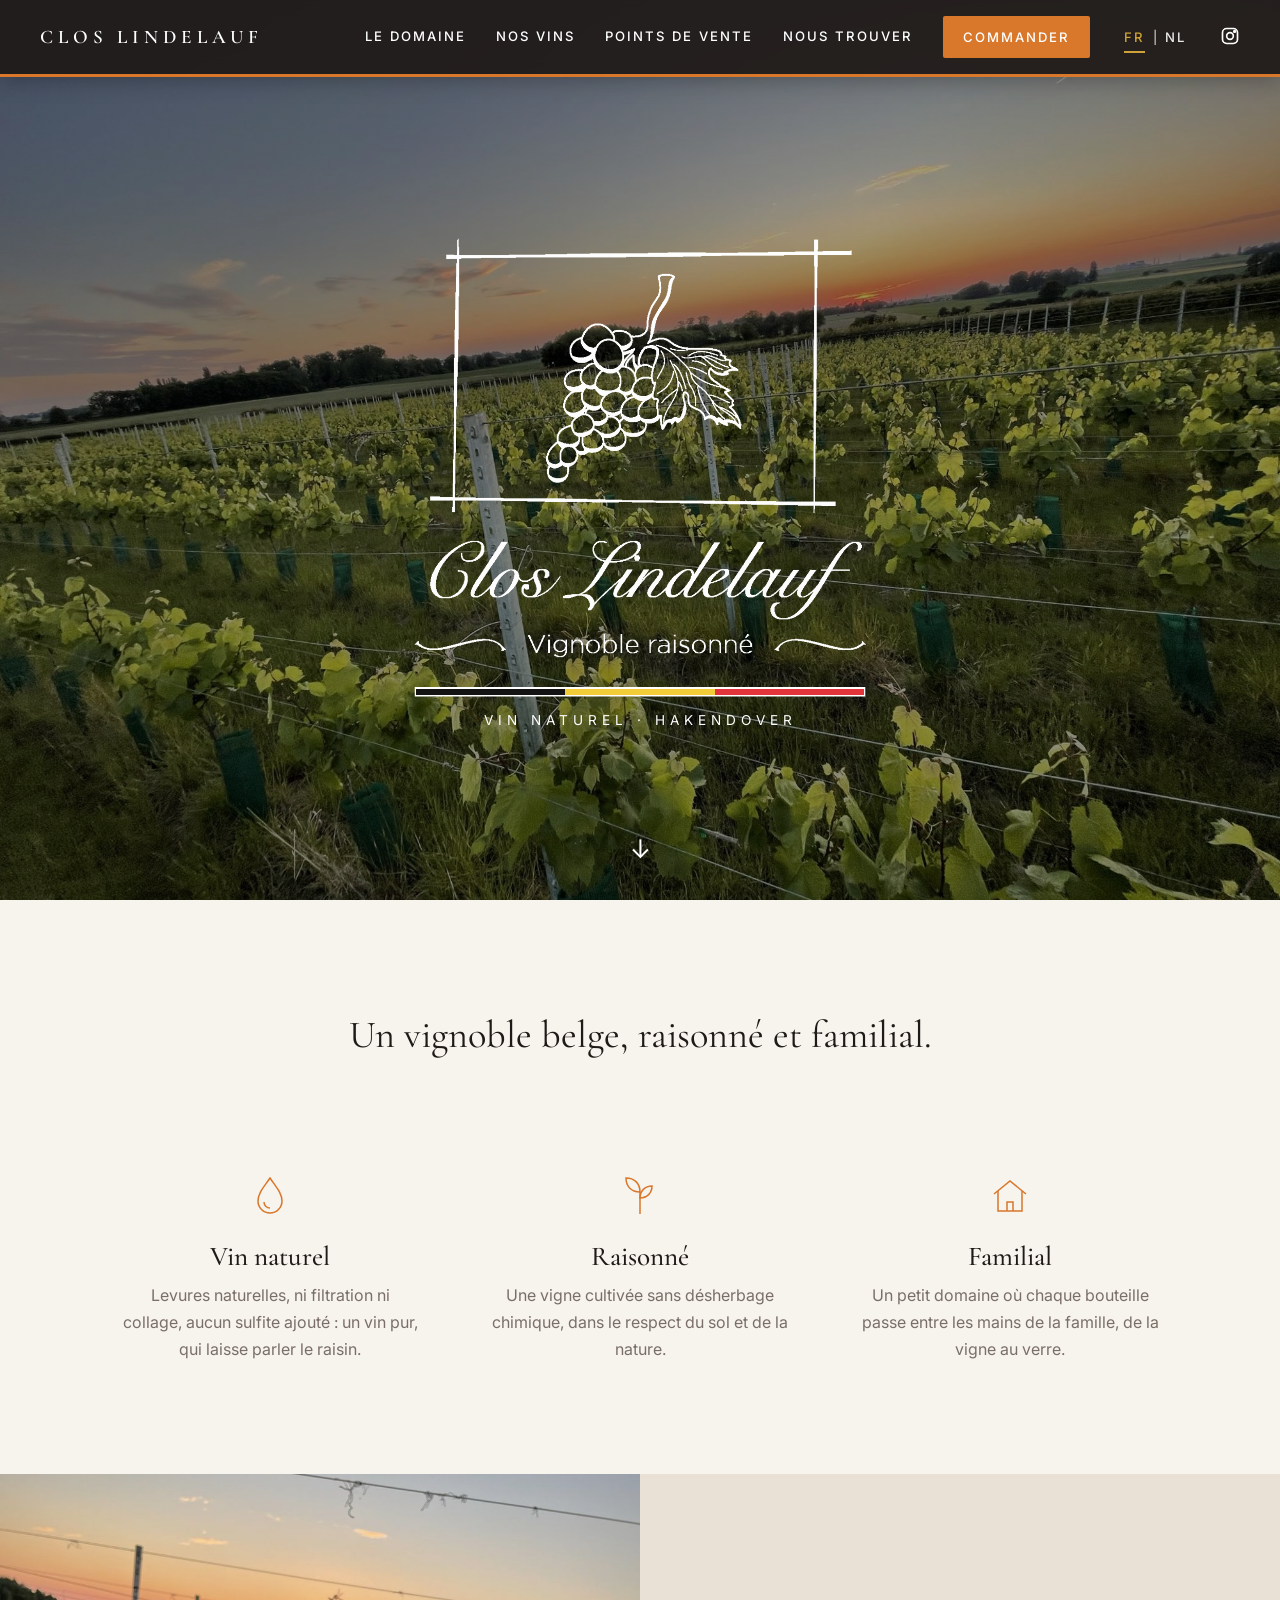
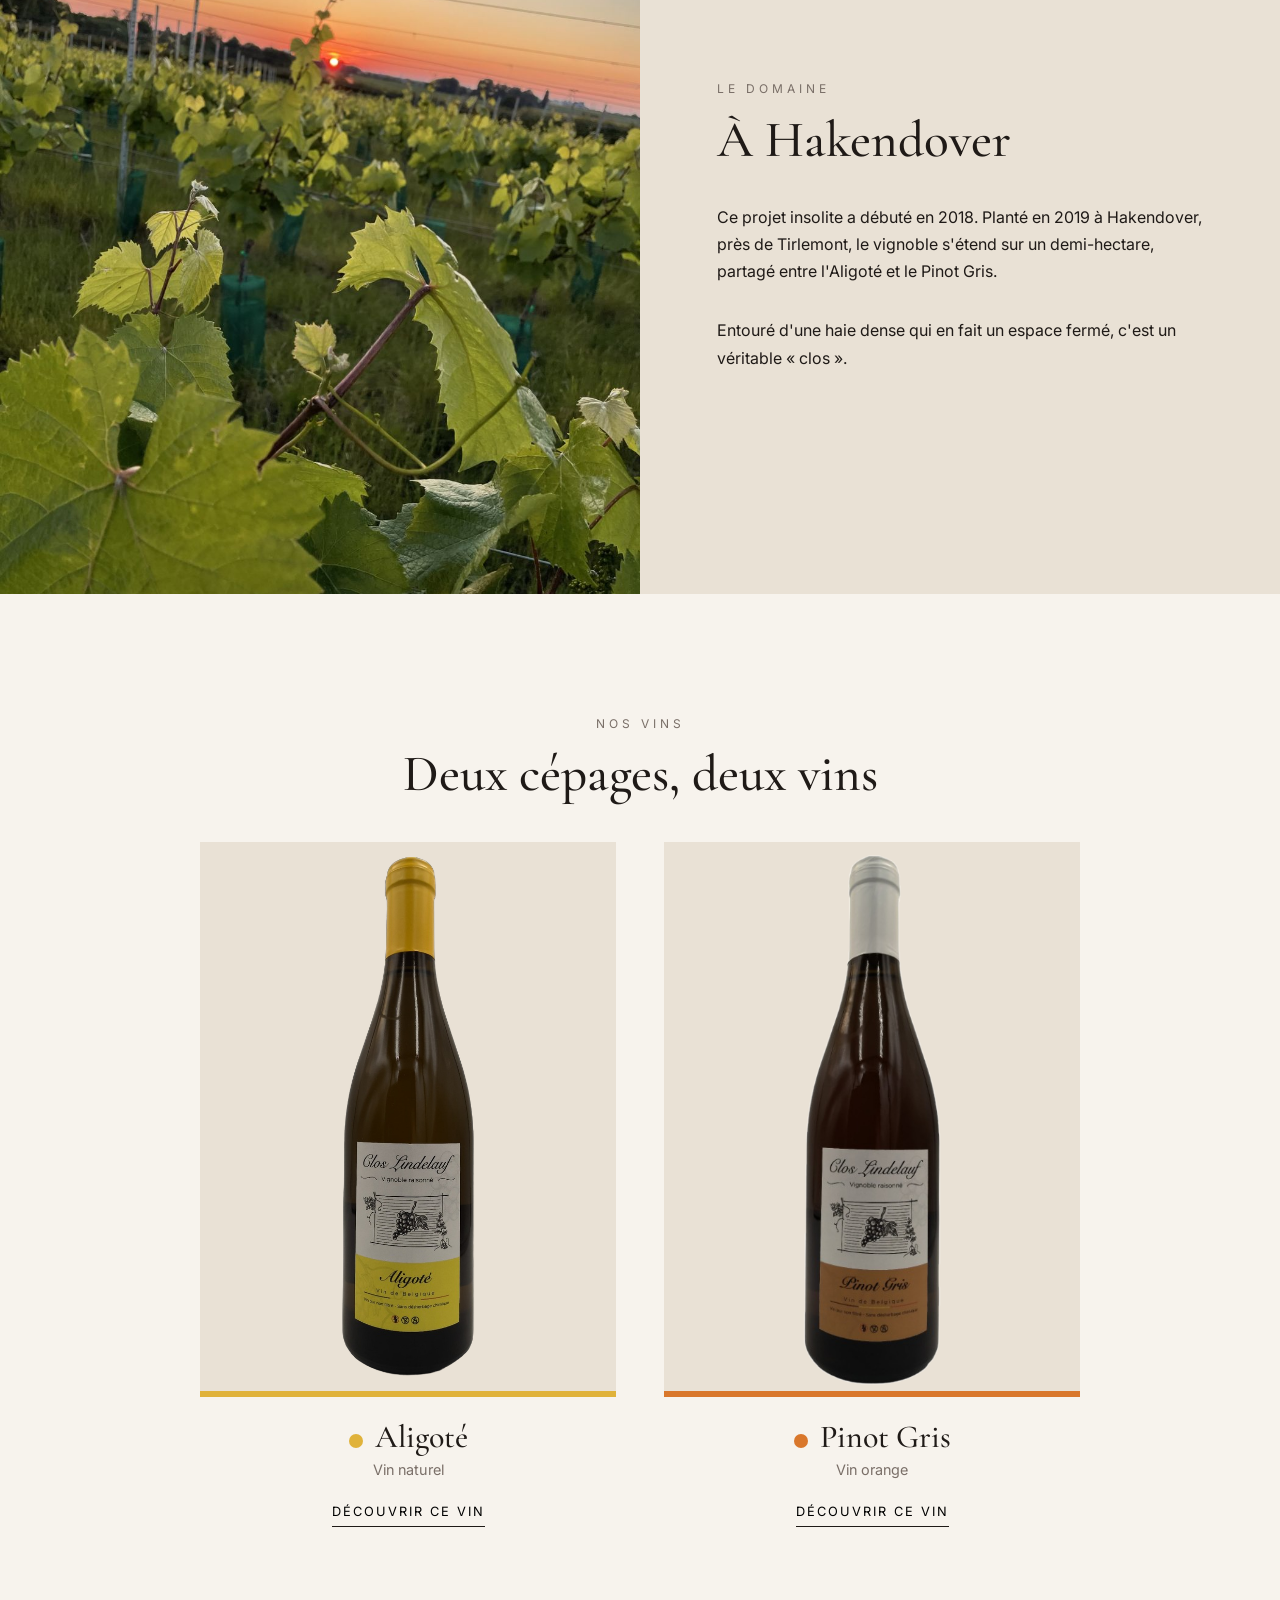
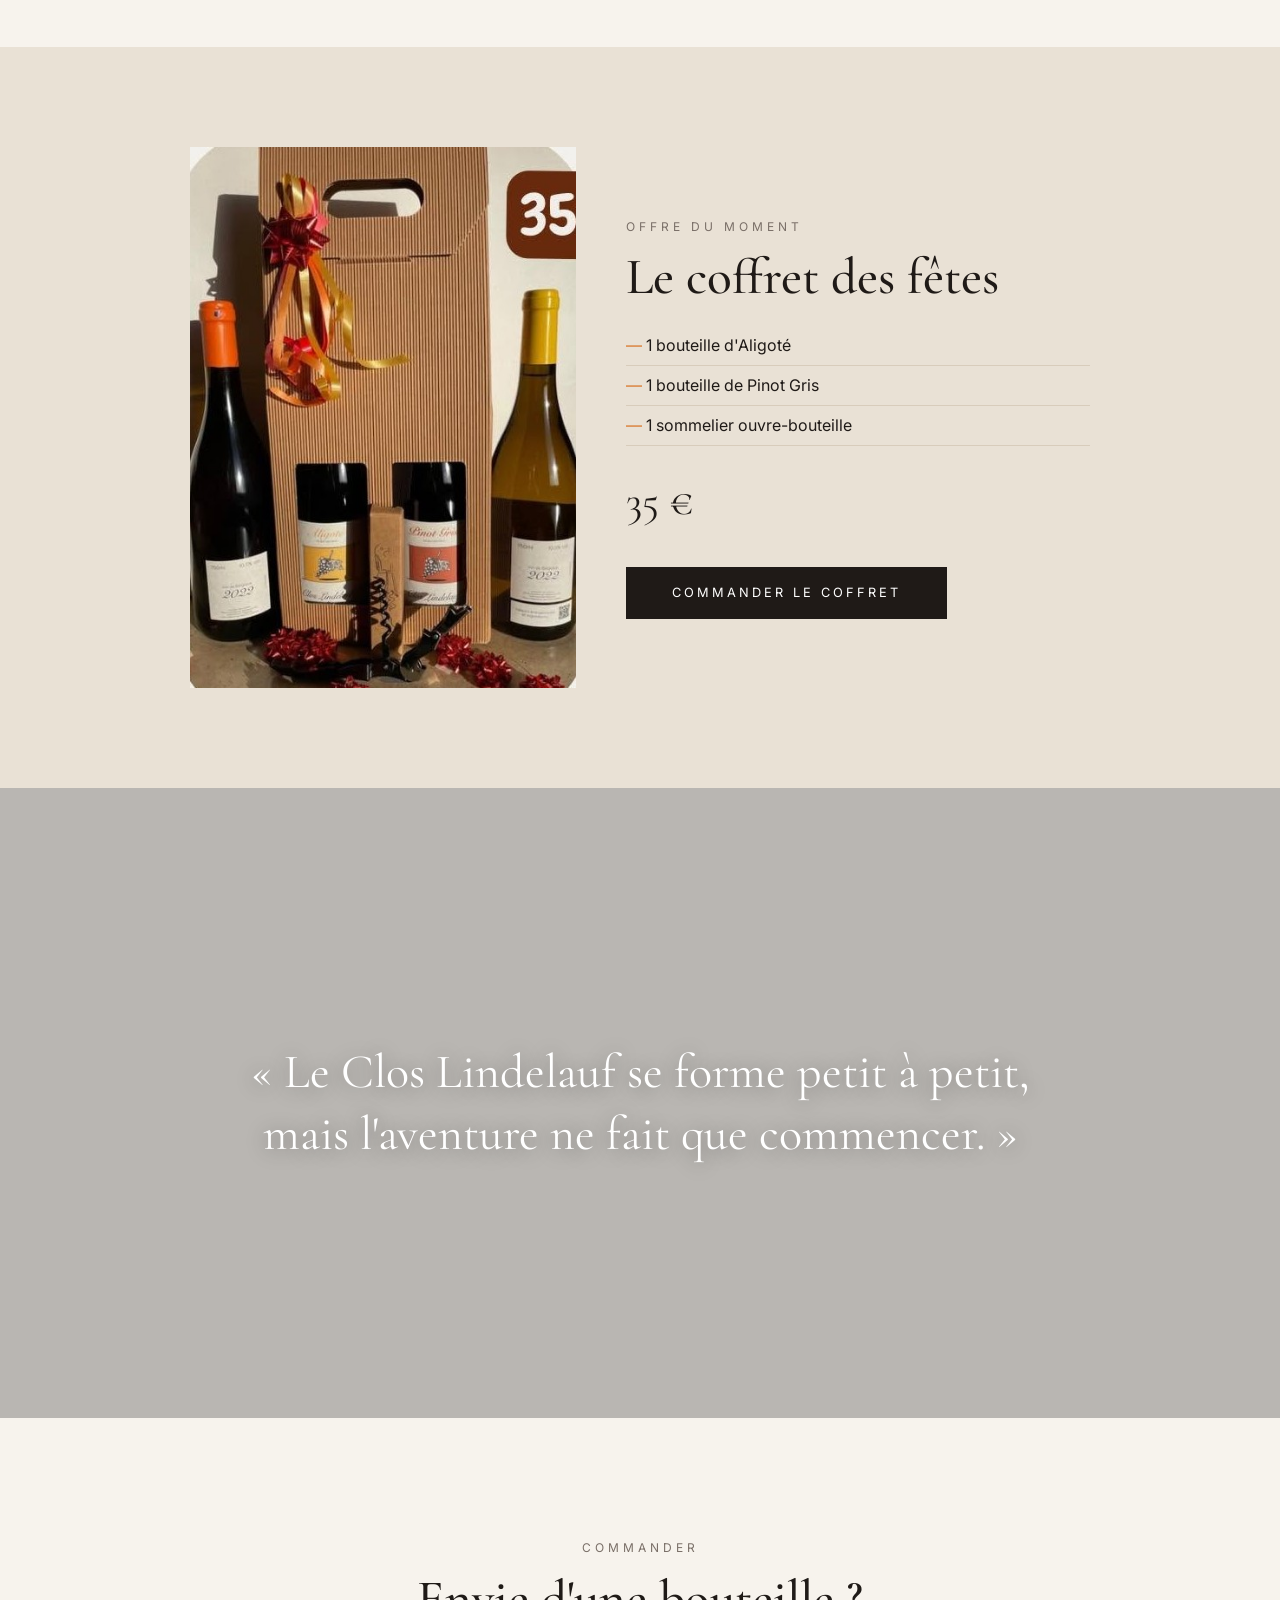
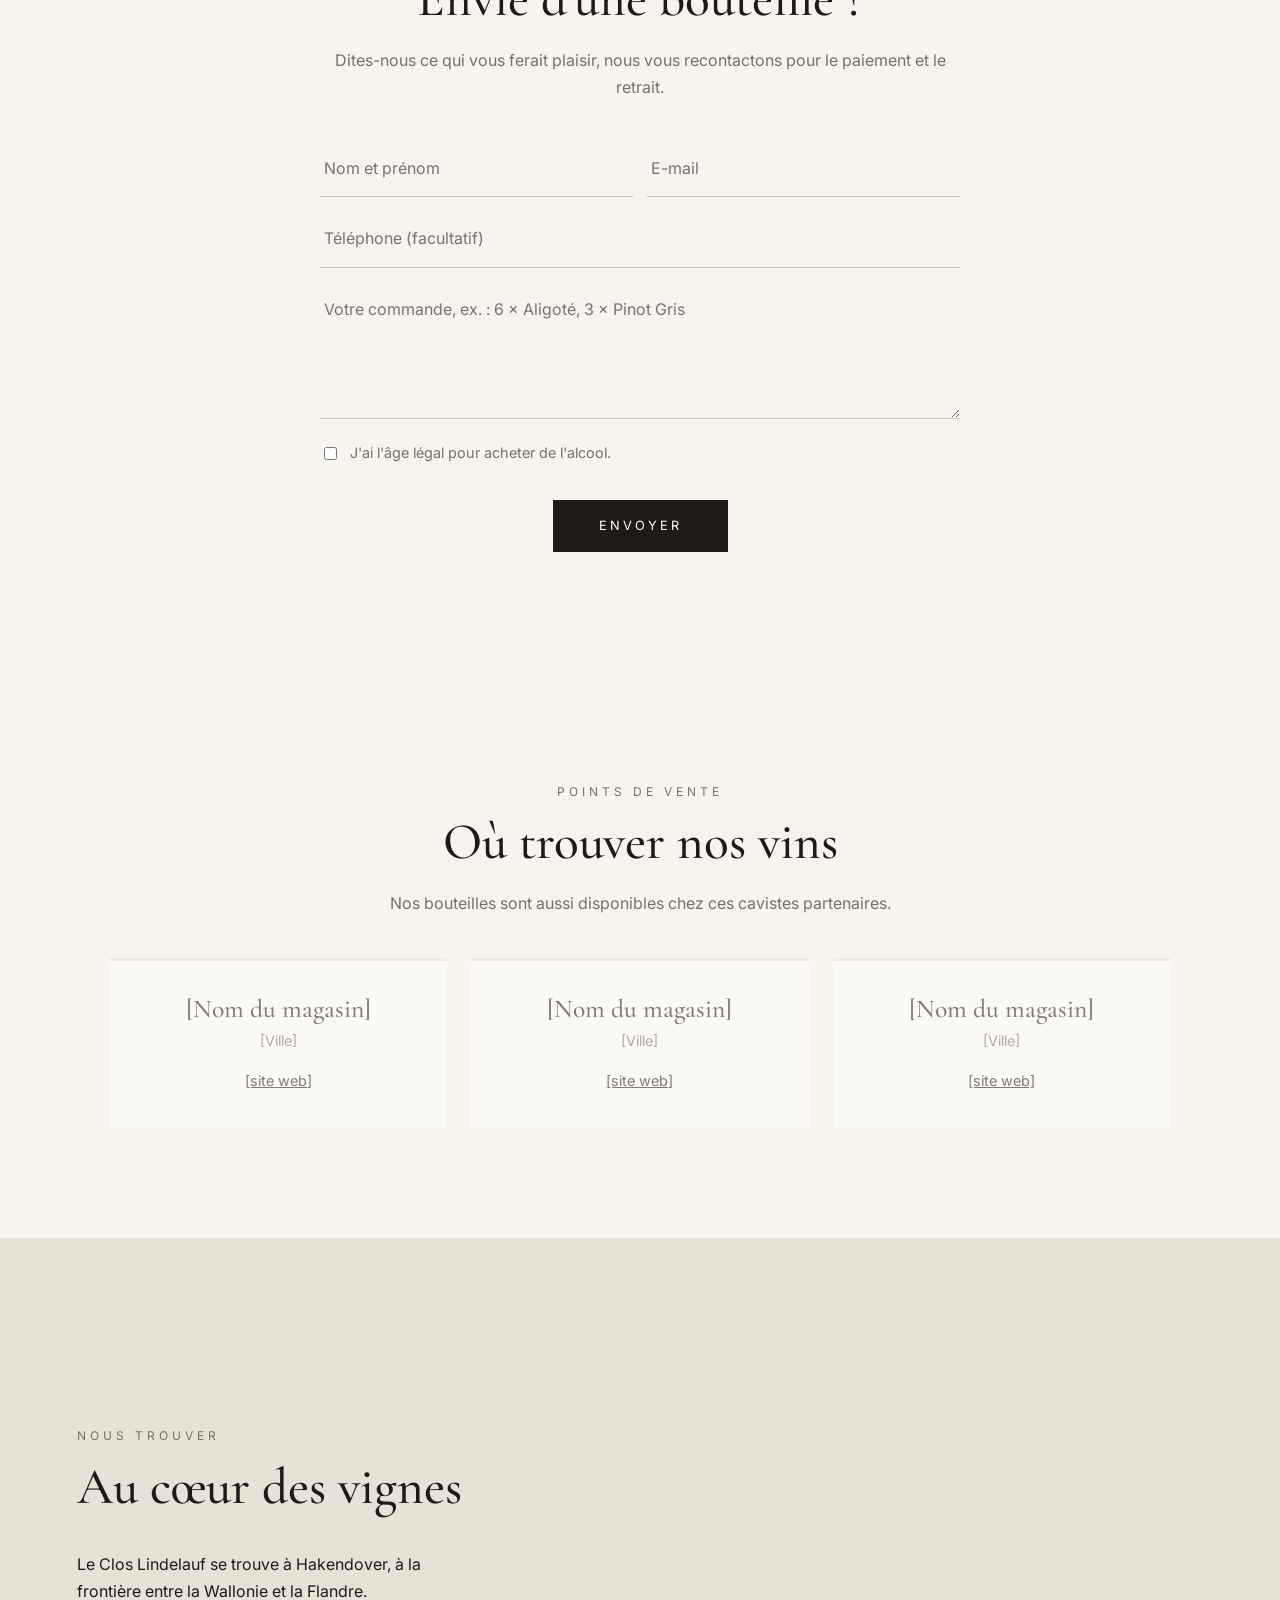
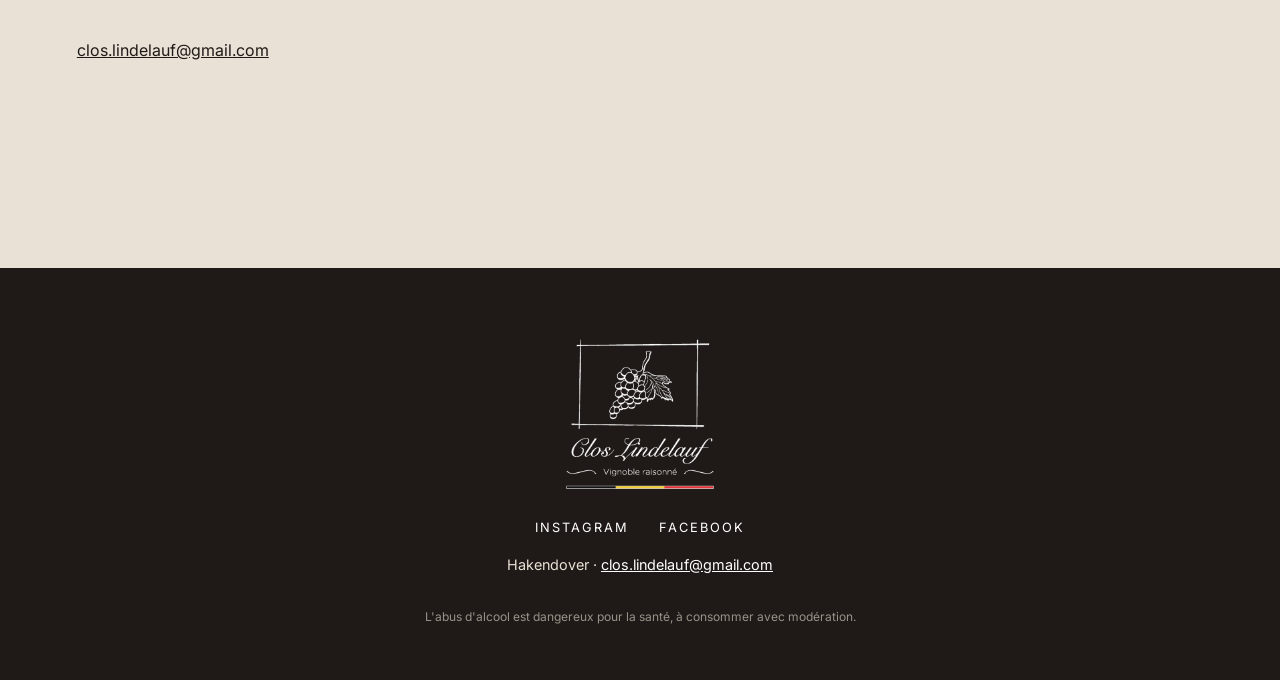
<file: index.html>
<!DOCTYPE html>
<!--
  VERSION FRANÇAISE — Clos Lindelauf
  3 fichiers travaillent ensemble :
    index.html / nl.html → le contenu (FR / NL)
    style.css            → l'apparence
    script.js            → les petites interactions (fiches des vins, coffret)
  Tout ce qui est entre crochets [ ] est encore à remplacer ou à valider avec le vigneron.
-->
<html lang="fr">
<head>
  <meta charset="UTF-8">
  <meta name="viewport" content="width=device-width, initial-scale=1.0">
  <title>Clos Lindelauf — Vin naturel de Hakendover</title>
  <meta name="description" content="Clos Lindelauf, vignoble belge raisonné et familial à Hakendover. Vins naturels : Aligoté et Pinot Gris.">
  <link rel="preconnect" href="https://fonts.googleapis.com">
  <link href="https://fonts.googleapis.com/css2?family=Cormorant+Garamond:wght@500;600&family=Inter:wght@400;500&display=swap" rel="stylesheet">
  <link rel="stylesheet" href="style.css">
  <!-- Petite icône dans l'onglet du navigateur -->
  <link rel="icon" href="images/logo.png">
</head>
<body>

  <!-- EN-TÊTE : posé par-dessus la grande photo d'accueil -->
  <header class="entete">
    <a href="#accueil" class="logo">Clos Lindelauf</a>
    <nav>
      <a href="#domaine" class="nav-section">Le domaine</a>
      <a href="#vins" class="nav-section">Nos vins</a>
      <a href="#revendeurs" class="nav-section">Points de vente</a>
      <a href="#visite" class="nav-section">Nous trouver</a>
      <a href="#commande" class="nav-commande">Commander</a>
      <!-- Choix de la langue : la langue active est soulignée (class="actif") -->
      <span class="langues"><a href="index.html" class="actif" lang="fr">FR</a> | <a href="nl.html" lang="nl">NL</a></span>
      <a href="https://www.instagram.com/clos_lindelauf/" target="_blank" rel="noopener" aria-label="Instagram" class="icone">
        <svg viewBox="0 0 24 24" width="20" height="20" fill="none" stroke="currentColor" stroke-width="2"><rect x="3" y="3" width="18" height="18" rx="5"/><circle cx="12" cy="12" r="4"/><circle cx="17.5" cy="6.5" r="1" fill="currentColor"/></svg>
      </a>
    </nav>
  </header>

  <main>
    <!-- 1. ACCUEIL : photo plein écran + logo -->
    <section id="accueil" class="hero">
      <div class="hero-texte">
        <!-- Le logo en version blanche, pour ressortir sur la photo sombre -->
        <h1><img src="images/logo-blanc.png" alt="Clos Lindelauf" class="logo-hero"></h1>
        <p>Vin naturel · Hakendover</p>
      </div>
      <a href="#philosophie" class="fleche" aria-label="Descendre">↓</a>
    </section>

    <!-- 2. ACCROCHE -->
    <section class="accroche">
      <p>Un vignoble belge, raisonné et familial.</p>
    </section>

    <!-- 3. NOTRE PHILOSOPHIE : 3 valeurs, une icône + une phrase chacune -->
    <section id="philosophie" class="philosophie">
      <div class="valeur">
        <!-- Icône : une goutte (vin naturel) -->
        <svg viewBox="0 0 48 48" width="48" height="48" fill="none" stroke="currentColor" stroke-width="1.5"><path d="M24 6c6 9 12 15 12 23a12 12 0 0 1-24 0c0-8 6-14 12-23z"/><path d="M18 30a6 6 0 0 0 6 6"/></svg>
        <h3>Vin naturel</h3>
        <p>Levures naturelles, ni filtration ni collage, aucun sulfite ajouté : un vin pur, qui laisse parler le raisin.</p>
      </div>
      <div class="valeur">
        <!-- Icône : une feuille de vigne (raisonné) -->
        <svg viewBox="0 0 48 48" width="48" height="48" fill="none" stroke="currentColor" stroke-width="1.5"><path d="M24 42V20"/><path d="M24 20c-9 0-14-6-14-14 8 0 14 5 14 14z"/><path d="M24 26c7 0 12-5 12-12-7 0-12 5-12 12z"/></svg>
        <h3>Raisonné</h3>
        <p>Une vigne cultivée sans désherbage chimique, dans le respect du sol et de la nature.</p>
      </div>
      <div class="valeur">
        <!-- Icône : une maison (familial) -->
        <svg viewBox="0 0 48 48" width="48" height="48" fill="none" stroke="currentColor" stroke-width="1.5"><path d="M8 22 24 9l16 13"/><path d="M12 19v20h24V19"/><path d="M21 39v-9h6v9"/></svg>
        <h3>Familial</h3>
        <p>Un petit domaine où chaque bouteille passe entre les mains de la famille, de la vigne au verre.</p>
      </div>
    </section>

    <!-- 4. LE DOMAINE : photo à gauche, texte court à droite -->
    <section id="domaine" class="duo">
      <div class="photo" style="background-image: url('images/vignes.jpg');"></div>
      <div class="duo-texte">
        <p class="sur-titre">Le domaine</p>
        <h2>À Hakendover</h2>
        <p>Ce projet insolite a débuté en 2018. Planté en 2019 à Hakendover, près de Tirlemont, le vignoble s'étend sur un demi-hectare, partagé entre l'Aligoté et le Pinot Gris.</p>
        <p>Entouré d'une haie dense qui en fait un espace fermé, c'est un véritable « clos ».
        </p>
      </div>
    </section>

    <!-- 5. LES VINS : clic sur "Découvrir" → ouvre la fiche détaillée (voir plus bas) -->
    <section id="vins" class="vins">
      <p class="sur-titre">Nos vins</p>
      <h2>Deux cépages, deux vins</h2>
      <div class="grille-vins">
        <article class="vin aligote">
          <div class="photo bouteille" style="background-image: url('images/aligote.png');"></div>
          <h3>Aligoté</h3>
          <p class="type">Vin naturel</p>
          <!-- data-fiche = l'id de la fiche à ouvrir -->
          <button class="lien-fiche" data-fiche="fiche-aligote">Découvrir ce vin</button>
        </article>
        <article class="vin pinot">
          <div class="photo bouteille" style="background-image: url('images/pinot-gris.png');"></div>
          <h3>Pinot Gris</h3>
          <p class="type">Vin orange</p>
          <button class="lien-fiche" data-fiche="fiche-pinot">Découvrir ce vin</button>
        </article>
      </div>
    </section>

    <!-- 6. OFFRE DU MOMENT : à changer selon la saison -->
    <section class="offre">
      <div class="offre-carte">
        <img src="images/coffret.jpg" alt="Coffret cadeau Clos Lindelauf avec deux bouteilles et un sommelier">
        <div class="offre-texte">
          <p class="sur-titre">Offre du moment</p>
          <h2>Le coffret des fêtes</h2>
          <ul>
            <li>1 bouteille d'Aligoté</li>
            <li>1 bouteille de Pinot Gris</li>
            <li>1 sommelier ouvre-bouteille</li>
          </ul>
          <p class="offre-prix">35 €</p>
          <!-- data-commande = le texte qui sera pré-rempli dans le formulaire -->
          <a href="#commande" class="bouton" data-commande="1 × Coffret des fêtes (35 €)">Commander le coffret</a>
        </div>
      </div>
    </section>

    <!-- 7. GRANDE PHOTO DE RESPIRATION -->
    <section class="bandeau" style="background-image: url('images/bandeau.jpg');">
      <p>« Le Clos Lindelauf se forme petit à petit,<br>mais l'aventure ne fait que commencer. »</p>
    </section>

    <!-- 8. COMMANDE -->
    <section id="commande" class="commande">
      <p class="sur-titre">Commander</p>
      <h2>Envie d'une bouteille ?</h2>
      <p class="intro">Dites-nous ce qui vous ferait plaisir, nous vous recontactons pour le paiement et le retrait.</p>

      <!-- On branchera Formspree plus tard : il suffira de remplacer VOTRE_ID -->
      <form class="formulaire" action="https://formspree.io/f/VOTRE_ID" method="POST">
        <!-- Champ caché : indique à ton ami dans quelle langue répondre -->
        <input type="hidden" name="langue" value="FR">
        <div class="ligne">
          <input type="text" name="nom" placeholder="Nom et prénom" required>
          <input type="email" name="email" placeholder="E-mail" required>
        </div>
        <input type="tel" name="telephone" placeholder="Téléphone (facultatif)">
        <textarea id="champ-commande" name="commande" rows="4" placeholder="Votre commande, ex. : 6 × Aligoté, 3 × Pinot Gris" required></textarea>
        <label class="case">
          <input type="checkbox" name="majeur" required>
          J'ai l'âge légal pour acheter de l'alcool.
        </label>
        <button type="submit" class="bouton">Envoyer</button>
      </form>
    </section>

    <!-- 9. POINTS DE VENTE : une carte par revendeur.
         Pour en ajouter un, copie-colle un bloc <article class="revendeur"> -->
    <section id="revendeurs" class="revendeurs">
      <p class="sur-titre">Points de vente</p>
      <h2>Où trouver nos vins</h2>
      <p class="intro">Nos bouteilles sont aussi disponibles chez ces cavistes partenaires.</p>
      <div class="grille-revendeurs">
        <article class="revendeur a-venir">
          <h3>[Nom du magasin]</h3>
          <p>[Ville]</p>
          <a href="#">[site web]</a>
        </article>
        <article class="revendeur a-venir">
          <h3>[Nom du magasin]</h3>
          <p>[Ville]</p>
          <a href="#">[site web]</a>
        </article>
        <article class="revendeur a-venir">
          <h3>[Nom du magasin]</h3>
          <p>[Ville]</p>
          <a href="#">[site web]</a>
        </article>
      </div>
    </section>

    <!-- 10. NOUS TROUVER : photo + carte Google Maps -->
    <section id="visite" class="visite">
      <div class="visite-texte">
        <p class="sur-titre">Nous trouver</p>
        <h2>Au cœur des vignes</h2>
        <p>Le Clos Lindelauf se trouve à Hakendover, à la frontière entre la Wallonie et la Flandre.</p>
        <p><a href="mailto:clos.lindelauf@gmail.com">clos.lindelauf@gmail.com</a></p>
      </div>
      <!-- Carte Google Maps : pour changer le lieu, modifie le texte après "q=" -->
      <iframe class="carte" src="https://www.google.com/maps?q=Hakendover,+Belgique&z=13&output=embed"
              loading="lazy" title="Carte : Hakendover" referrerpolicy="no-referrer-when-downgrade"></iframe>
    </section>
  </main>

  <!-- FICHES DÉTAILLÉES DES VINS
       <dialog> est une fenêtre qui s'ouvre par-dessus la page. Elle est cachée
       tant que script.js ne l'ouvre pas. -->
  <dialog id="fiche-aligote" class="fiche aligote">
    <button class="fermer" aria-label="Fermer">×</button>
    <div class="fiche-photo" style="background-image: url('images/aligote.png');"></div>
    <div class="fiche-texte">
      <p class="sur-titre">Vin naturel</p>
      <h2>Aligoté</h2>
      <dl>
        <dt>Cépage</dt>
        <dd>100 % Aligoté, un cépage blanc originaire de Bourgogne, connu pour sa fraîcheur et sa belle vivacité.</dd>
        <dt>En bref</dt>
        <dd>75 cl · 11,5 % vol. · non filtré · sans sulfites ajoutés</dd>
        <dt>Vinification</dt>
        <dd>Vendange sélective et pressurage direct. Fermentation en cuve inox avec les levures naturelles du raisin. Ni filtré, ni collé, sans sulfites ajoutés.</dd>
        <dt>Élevage</dt>
        <dd>En cuve inox.</dd>
        <dt>Dégustation</dt>
        <dd>[Ex. : nez d'agrumes et de fleurs blanches, bouche vive et minérale.]</dd>
        <dt>Accords</dt>
        <dd>Fruits de mer, poisson blanc grillé, croquettes de crevettes, fromage de chèvre frais.</dd>
        <dt>Service</dt>
        <dd>Entre 8 et 10 °C.</dd>
      </dl>
      <a href="#commande" class="bouton" data-commande="Aligoté × ">Commander ce vin</a>
    </div>
  </dialog>

  <dialog id="fiche-pinot" class="fiche pinot">
    <button class="fermer" aria-label="Fermer">×</button>
    <div class="fiche-photo" style="background-image: url('images/pinot-gris.png');"></div>
    <div class="fiche-texte">
      <p class="sur-titre">Vin orange</p>
      <h2>Pinot Gris</h2>
      <dl>
        <dt>Cépage</dt>
        <dd>100 % Pinot Gris, un raisin à la peau rose-grisée.</dd>
        <dt>En bref</dt>
        <dd>75 cl · 10,5 % vol. · non filtré · sans sulfites ajoutés</dd>
        <dt>Qu'est-ce qu'un vin orange ?</dt>
        <dd>Un vin issu de raisins blancs que l'on laisse macérer avec leur peau, comme pour un vin rouge. Il en tire sa couleur ambrée et une texture plus riche.</dd>
        <dt>Vinification</dt>
        <dd>Vendange sélective et macération d'une semaine avec les peaux. Fermentation en cuve inox avec les levures naturelles du raisin. Ni filtré, ni collé, sans sulfites ajoutés.</dd>
        <dt>Élevage</dt>
        <dd>11 mois en cuve inox.</dd>
        <dt>Dégustation</dt>
        <dd>[Ex. : notes de fruits jaunes et d'épices, bouche ample et légèrement tannique.]</dd>
        <dt>Accords</dt>
        <dd>Volaille rôtie, cuisine épicée ou asiatique, plats aux champignons, fromages affinés.</dd>
        <dt>Service</dt>
        <dd>Entre 12 et 14 °C.</dd>
      </dl>
      <a href="#commande" class="bouton" data-commande="Pinot Gris × ">Commander ce vin</a>
    </div>
  </dialog>

  <!-- PIED DE PAGE -->
  <footer class="pied">
    <img src="images/logo-blanc.png" alt="Clos Lindelauf" class="logo-pied">
    <div class="reseaux">
      <a href="https://www.instagram.com/clos_lindelauf/" target="_blank" rel="noopener">Instagram</a>
      <a href="https://www.facebook.com/people/Clos-Lindelauf/61569137267410/" target="_blank" rel="noopener">Facebook</a>
    </div>
    <p>Hakendover · <a href="mailto:clos.lindelauf@gmail.com">clos.lindelauf@gmail.com</a></p>
    <p class="petit">L'abus d'alcool est dangereux pour la santé, à consommer avec modération.</p>
  </footer>

  <!-- Le JavaScript se charge en dernier, quand toute la page est prête -->
  <script src="script.js"></script>
</body>
</html>
</file>
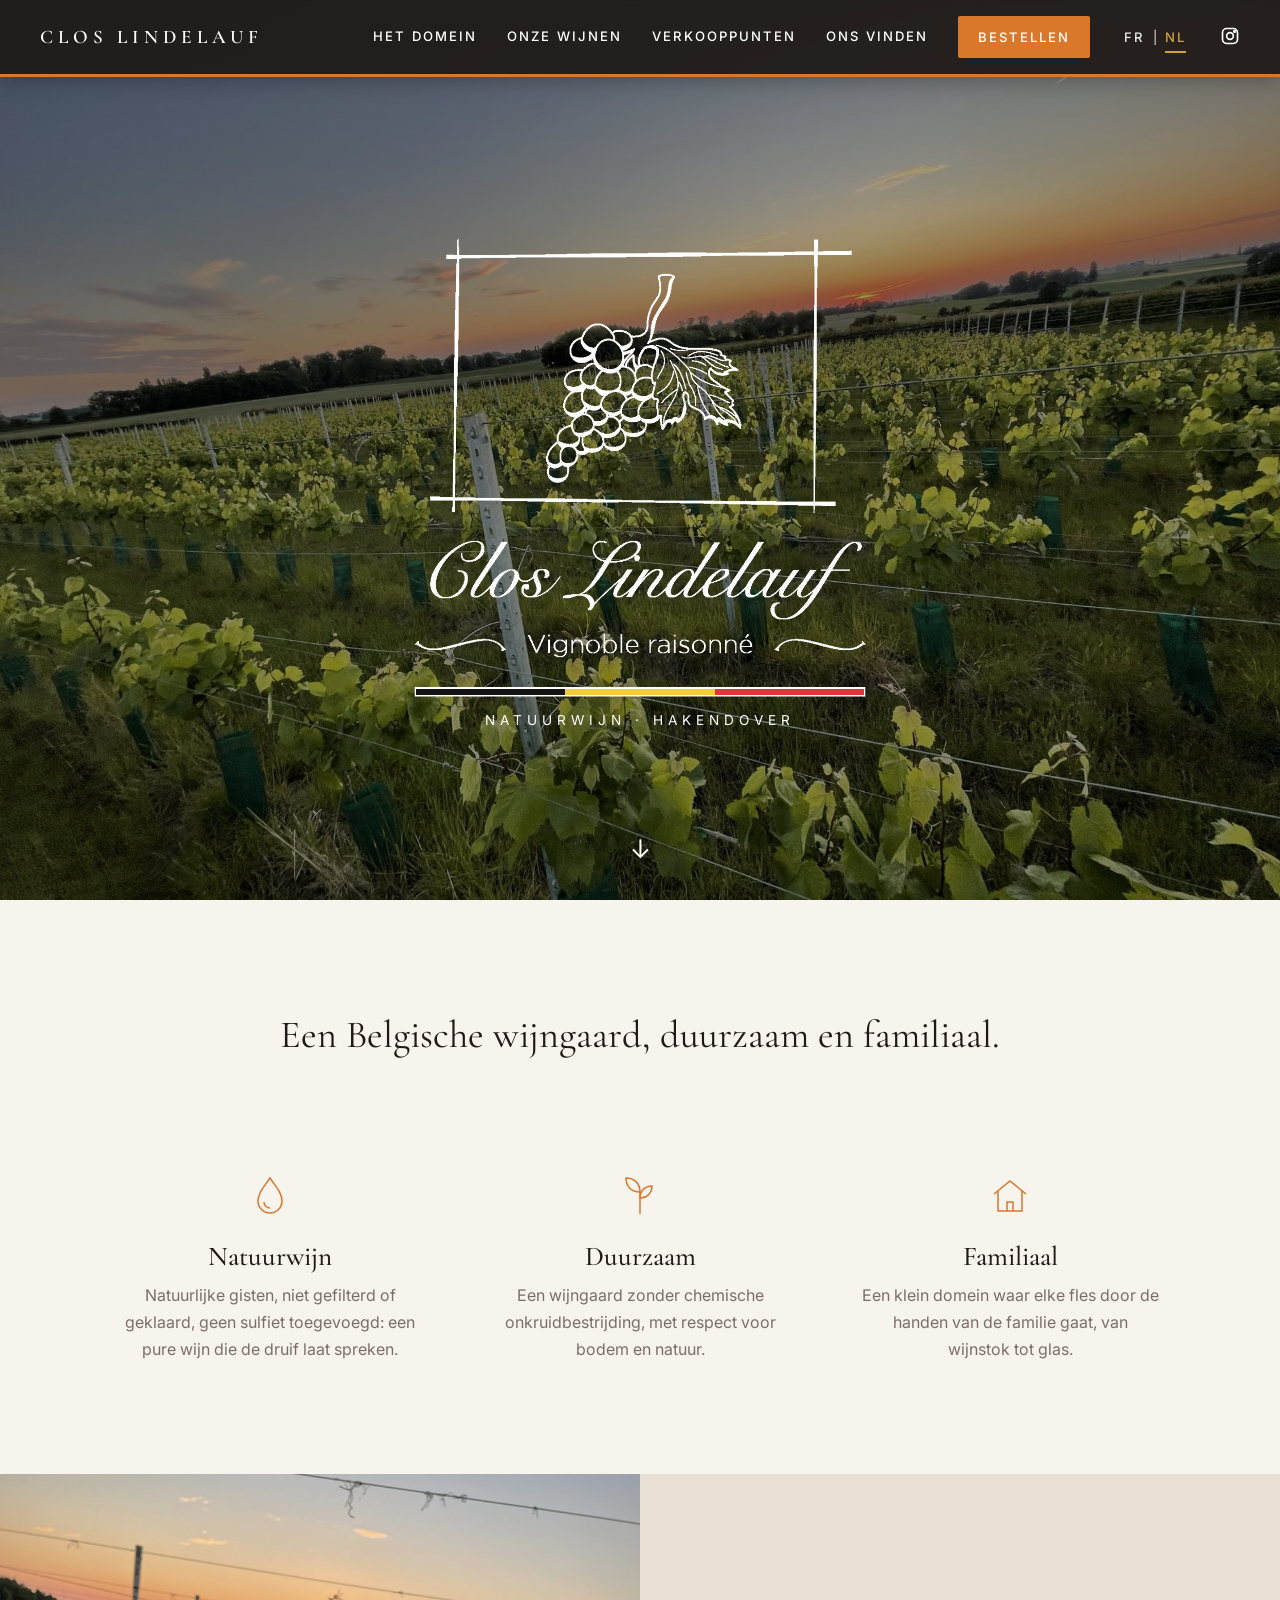
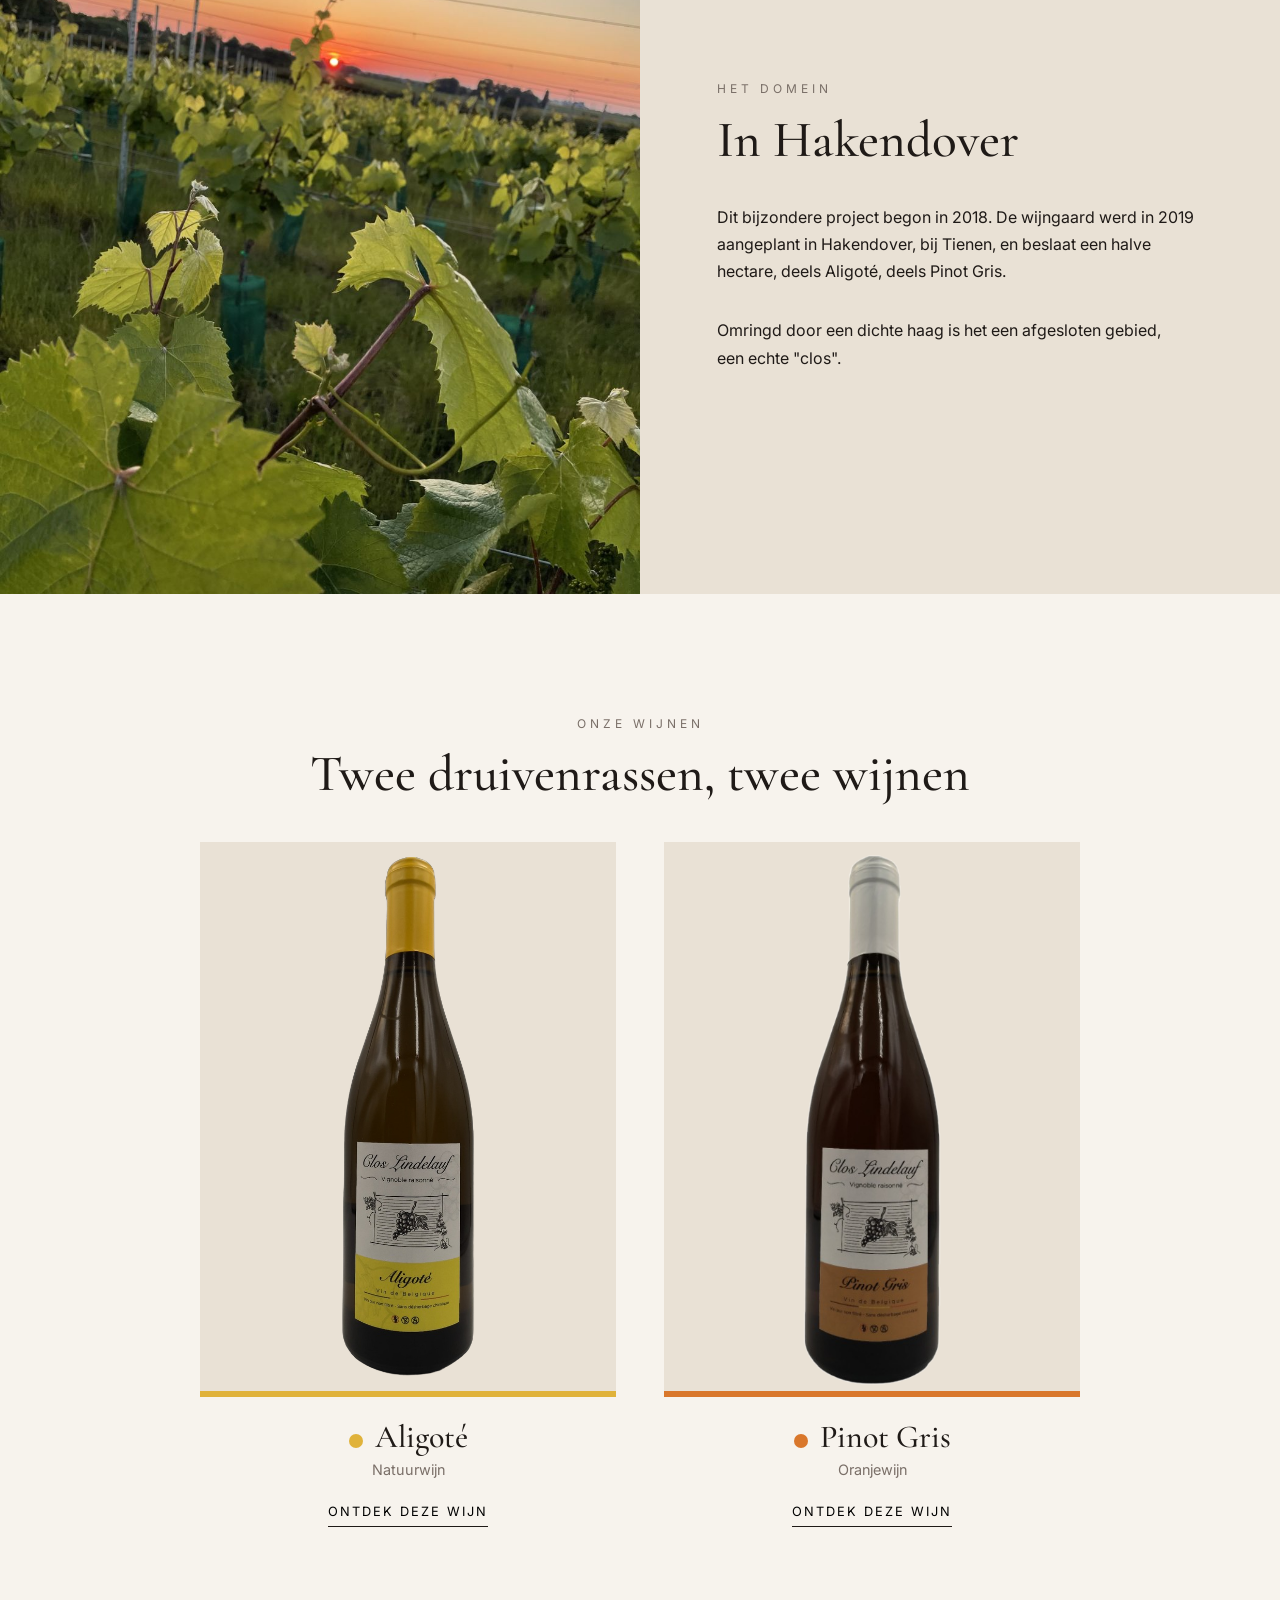
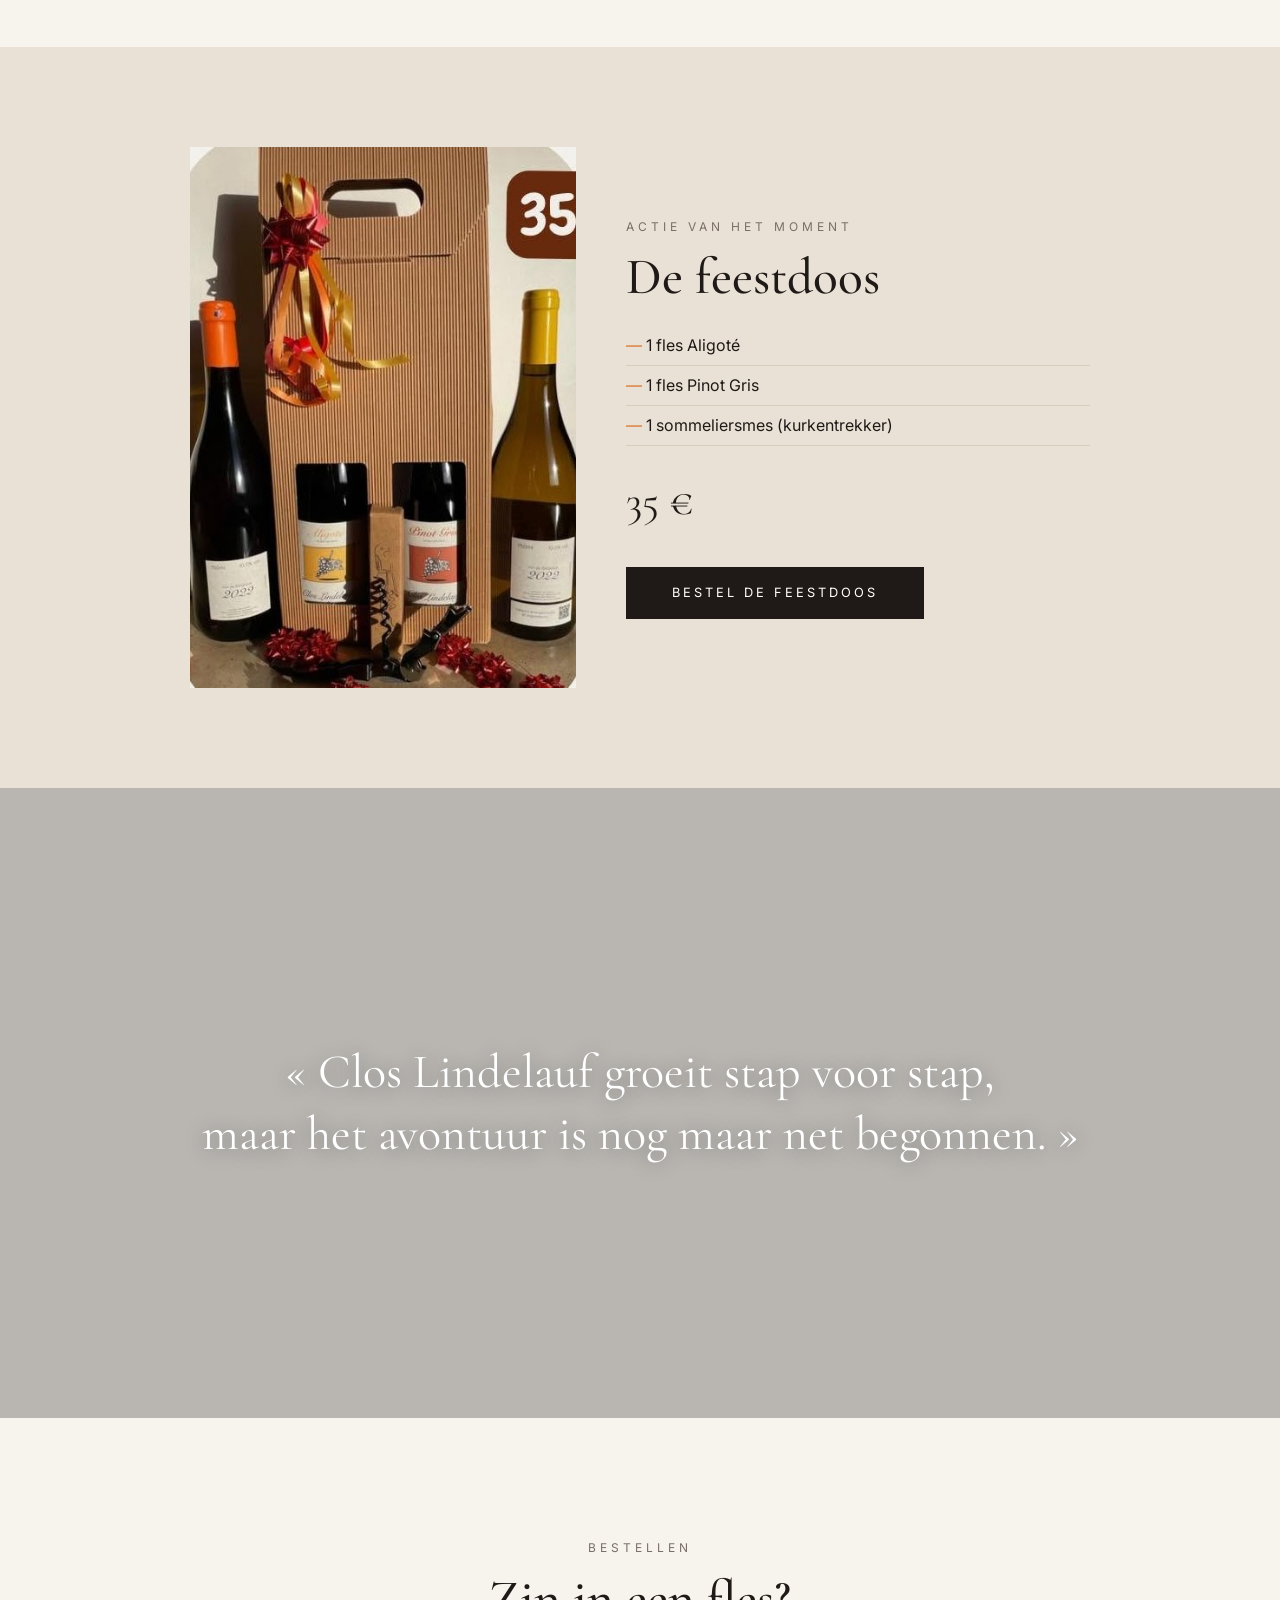
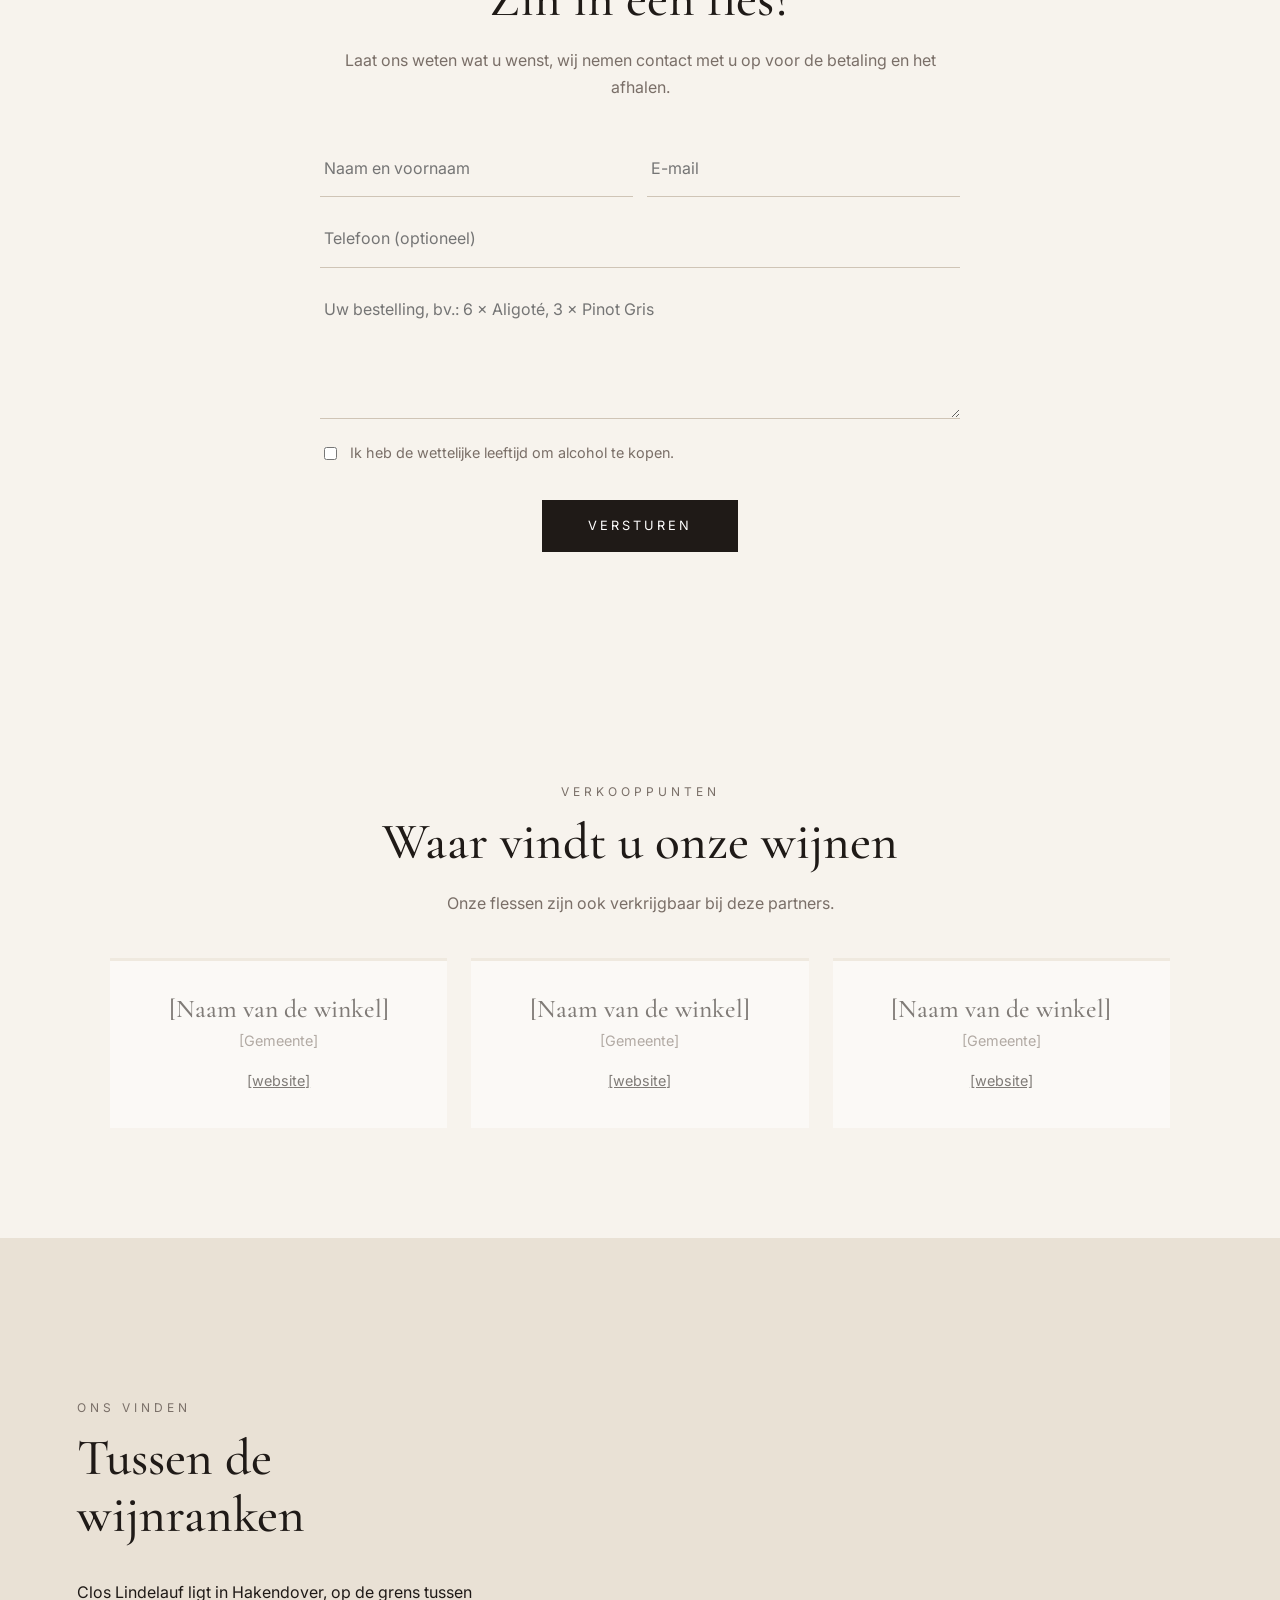
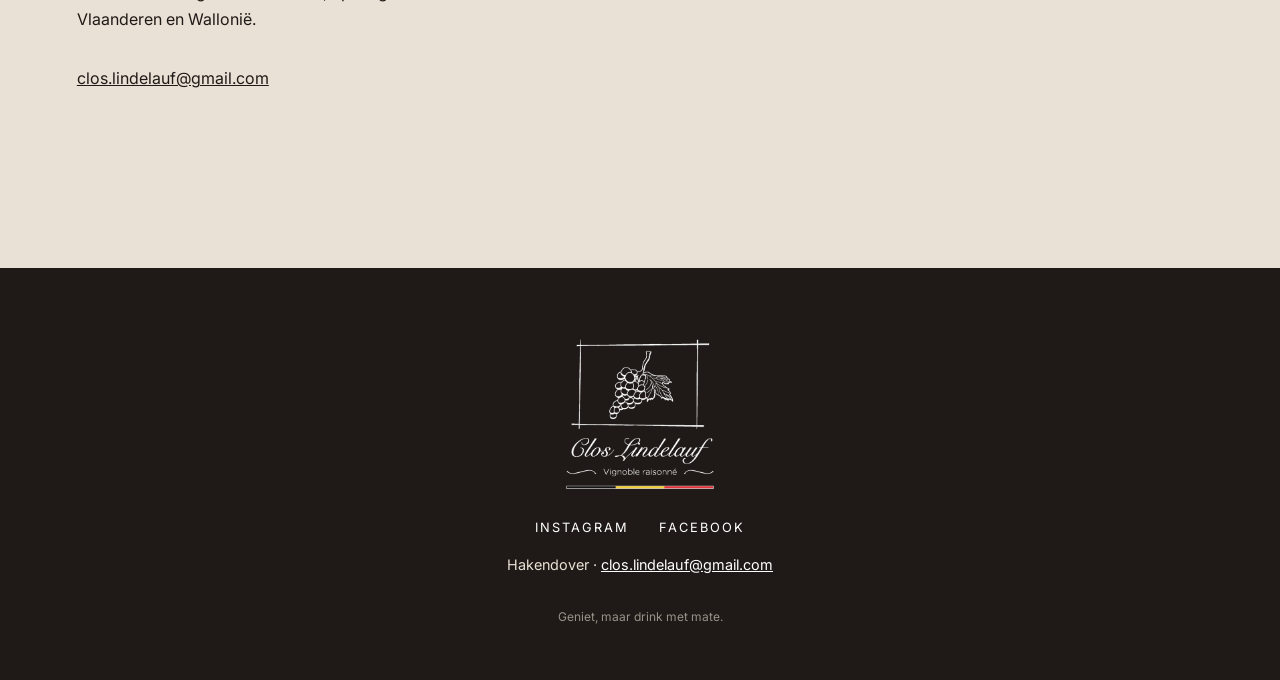
<file: nl.html>
<!DOCTYPE html>
<!--
  VERSION NÉERLANDAISE (NL) — Clos Lindelauf
  ⚠ Même structure que index.html : quand tu modifies le contenu d'une page, fais pareil sur l'autre.
  3 fichiers travaillent ensemble :
    index.html / nl.html → le contenu (FR / NL)
    style.css            → l'apparence
    script.js            → les petites interactions (fiches des vins, coffret)
  Tout ce qui est entre crochets [ ] est encore à remplacer ou à valider avec le vigneron.
-->
<html lang="nl-BE">
<head>
  <meta charset="UTF-8">
  <meta name="viewport" content="width=device-width, initial-scale=1.0">
  <title>Clos Lindelauf — Natuurwijn uit Hakendover</title>
  <meta name="description" content="Clos Lindelauf, een duurzame en familiale Belgische wijngaard in Hakendover. Natuurwijnen: Aligoté en Pinot Gris.">
  <link rel="preconnect" href="https://fonts.googleapis.com">
  <link href="https://fonts.googleapis.com/css2?family=Cormorant+Garamond:wght@500;600&family=Inter:wght@400;500&display=swap" rel="stylesheet">
  <link rel="stylesheet" href="style.css">
  <!-- Petite icône dans l'onglet du navigateur -->
  <link rel="icon" href="images/logo.png">
</head>
<body>

  <!-- EN-TÊTE : posé par-dessus la grande photo d'accueil -->
  <header class="entete">
    <a href="#accueil" class="logo">Clos Lindelauf</a>
    <nav>
      <a href="#domaine" class="nav-section">Het domein</a>
      <a href="#vins" class="nav-section">Onze wijnen</a>
      <a href="#revendeurs" class="nav-section">Verkooppunten</a>
      <a href="#visite" class="nav-section">Ons vinden</a>
      <a href="#commande" class="nav-commande">Bestellen</a>
      <!-- Choix de la langue : la langue active est soulignée (class="actif") -->
      <span class="langues"><a href="index.html" lang="fr">FR</a> | <a href="nl.html" class="actif" lang="nl">NL</a></span>
      <a href="https://www.instagram.com/clos_lindelauf/" target="_blank" rel="noopener" aria-label="Instagram" class="icone">
        <svg viewBox="0 0 24 24" width="20" height="20" fill="none" stroke="currentColor" stroke-width="2"><rect x="3" y="3" width="18" height="18" rx="5"/><circle cx="12" cy="12" r="4"/><circle cx="17.5" cy="6.5" r="1" fill="currentColor"/></svg>
      </a>
    </nav>
  </header>

  <main>
    <!-- 1. ACCUEIL : photo plein écran + logo -->
    <section id="accueil" class="hero">
      <div class="hero-texte">
        <!-- Le logo en version blanche, pour ressortir sur la photo sombre -->
        <h1><img src="images/logo-blanc.png" alt="Clos Lindelauf" class="logo-hero"></h1>
        <p>Natuurwijn · Hakendover</p>
      </div>
      <a href="#philosophie" class="fleche" aria-label="Naar beneden">↓</a>
    </section>

    <!-- 2. ACCROCHE -->
    <section class="accroche">
      <p>Een Belgische wijngaard, duurzaam en familiaal.</p>
    </section>

    <!-- 3. NOTRE PHILOSOPHIE : 3 valeurs, une icône + une phrase chacune -->
    <section id="philosophie" class="philosophie">
      <div class="valeur">
        <!-- Icône : une goutte (vin naturel) -->
        <svg viewBox="0 0 48 48" width="48" height="48" fill="none" stroke="currentColor" stroke-width="1.5"><path d="M24 6c6 9 12 15 12 23a12 12 0 0 1-24 0c0-8 6-14 12-23z"/><path d="M18 30a6 6 0 0 0 6 6"/></svg>
        <h3>Natuurwijn</h3>
        <p>Natuurlijke gisten, niet gefilterd of geklaard, geen sulfiet toegevoegd: een pure wijn die de druif laat spreken.</p>
      </div>
      <div class="valeur">
        <!-- Icône : une feuille de vigne (raisonné) -->
        <svg viewBox="0 0 48 48" width="48" height="48" fill="none" stroke="currentColor" stroke-width="1.5"><path d="M24 42V20"/><path d="M24 20c-9 0-14-6-14-14 8 0 14 5 14 14z"/><path d="M24 26c7 0 12-5 12-12-7 0-12 5-12 12z"/></svg>
        <h3>Duurzaam</h3>
        <p>Een wijngaard zonder chemische onkruidbestrijding, met respect voor bodem en natuur.</p>
      </div>
      <div class="valeur">
        <!-- Icône : une maison (familial) -->
        <svg viewBox="0 0 48 48" width="48" height="48" fill="none" stroke="currentColor" stroke-width="1.5"><path d="M8 22 24 9l16 13"/><path d="M12 19v20h24V19"/><path d="M21 39v-9h6v9"/></svg>
        <h3>Familiaal</h3>
        <p>Een klein domein waar elke fles door de handen van de familie gaat, van wijnstok tot glas.</p>
      </div>
    </section>

    <!-- 4. LE DOMAINE : photo à gauche, texte court à droite -->
    <section id="domaine" class="duo">
      <div class="photo" style="background-image: url('images/vignes.jpg');"></div>
      <div class="duo-texte">
        <p class="sur-titre">Het domein</p>
        <h2>In Hakendover</h2>
        <p>Dit bijzondere project begon in 2018. De wijngaard werd in 2019 aangeplant in Hakendover, bij Tienen, en beslaat een halve hectare, deels Aligoté, deels Pinot Gris.</p>
        <p>Omringd door een dichte haag is het een afgesloten gebied, een echte "clos".</p>
      </div>
    </section>

    <!-- 5. LES VINS : clic sur "Découvrir" → ouvre la fiche détaillée (voir plus bas) -->
    <section id="vins" class="vins">
      <p class="sur-titre">Onze wijnen</p>
      <h2>Twee druivenrassen, twee wijnen</h2>
      <div class="grille-vins">
        <article class="vin aligote">
          <div class="photo bouteille" style="background-image: url('images/aligote.png');"></div>
          <h3>Aligoté</h3>
          <p class="type">Natuurwijn</p>
          <!-- data-fiche = l'id de la fiche à ouvrir -->
          <button class="lien-fiche" data-fiche="fiche-aligote">Ontdek deze wijn</button>
        </article>
        <article class="vin pinot">
          <div class="photo bouteille" style="background-image: url('images/pinot-gris.png');"></div>
          <h3>Pinot Gris</h3>
          <p class="type">Oranjewijn</p>
          <button class="lien-fiche" data-fiche="fiche-pinot">Ontdek deze wijn</button>
        </article>
      </div>
    </section>

    <!-- 6. OFFRE DU MOMENT : à changer selon la saison -->
    <section class="offre">
      <div class="offre-carte">
        <img src="images/coffret.jpg" alt="Geschenkdoos Clos Lindelauf met twee flessen en een kurkentrekker">
        <div class="offre-texte">
          <p class="sur-titre">Actie van het moment</p>
          <h2>De feestdoos</h2>
          <ul>
            <li>1 fles Aligoté</li>
            <li>1 fles Pinot Gris</li>
            <li>1 sommeliersmes (kurkentrekker)</li>
          </ul>
          <p class="offre-prix">35 €</p>
          <!-- data-commande = le texte qui sera pré-rempli dans le formulaire -->
          <a href="#commande" class="bouton" data-commande="1 × Feestdoos (35 €)">Bestel de feestdoos</a>
        </div>
      </div>
    </section>

    <!-- 7. GRANDE PHOTO DE RESPIRATION -->
    <section class="bandeau" style="background-image: url('images/bandeau.jpg');">
      <p>« Clos Lindelauf groeit stap voor stap,<br>maar het avontuur is nog maar net begonnen. »</p>
    </section>

    <!-- 8. COMMANDE -->
    <section id="commande" class="commande">
      <p class="sur-titre">Bestellen</p>
      <h2>Zin in een fles?</h2>
      <p class="intro">Laat ons weten wat u wenst, wij nemen contact met u op voor de betaling en het afhalen.</p>

      <!-- On branchera Formspree plus tard : il suffira de remplacer VOTRE_ID -->
      <form class="formulaire" action="https://formspree.io/f/VOTRE_ID" method="POST">
        <!-- Champ caché : indique à ton ami dans quelle langue répondre -->
        <input type="hidden" name="langue" value="NL">
        <div class="ligne">
          <input type="text" name="nom" placeholder="Naam en voornaam" required>
          <input type="email" name="email" placeholder="E-mail" required>
        </div>
        <input type="tel" name="telephone" placeholder="Telefoon (optioneel)">
        <textarea id="champ-commande" name="commande" rows="4" placeholder="Uw bestelling, bv.: 6 × Aligoté, 3 × Pinot Gris" required></textarea>
        <label class="case">
          <input type="checkbox" name="majeur" required>
          Ik heb de wettelijke leeftijd om alcohol te kopen.
        </label>
        <button type="submit" class="bouton">Versturen</button>
      </form>
    </section>

    <!-- 9. VERKOOPPUNTEN (zie index.html voor uitleg) -->
    <section id="revendeurs" class="revendeurs">
      <p class="sur-titre">Verkooppunten</p>
      <h2>Waar vindt u onze wijnen</h2>
      <p class="intro">Onze flessen zijn ook verkrijgbaar bij deze partners.</p>
      <div class="grille-revendeurs">
        <article class="revendeur a-venir">
          <h3>[Naam van de winkel]</h3>
          <p>[Gemeente]</p>
          <a href="#">[website]</a>
        </article>
        <article class="revendeur a-venir">
          <h3>[Naam van de winkel]</h3>
          <p>[Gemeente]</p>
          <a href="#">[website]</a>
        </article>
        <article class="revendeur a-venir">
          <h3>[Naam van de winkel]</h3>
          <p>[Gemeente]</p>
          <a href="#">[website]</a>
        </article>
      </div>
    </section>

    <!-- 10. NOUS TROUVER : photo + carte Google Maps -->
    <section id="visite" class="visite">
      <div class="visite-texte">
        <p class="sur-titre">Ons vinden</p>
        <h2>Tussen de wijnranken</h2>
        <p>Clos Lindelauf ligt in Hakendover, op de grens tussen Vlaanderen en Wallonië.</p>
        <p><a href="mailto:clos.lindelauf@gmail.com">clos.lindelauf@gmail.com</a></p>
      </div>
      <!-- Carte Google Maps : pour changer le lieu, modifie le texte après "q=" -->
      <iframe class="carte" src="https://www.google.com/maps?q=Hakendover,+België&z=13&output=embed"
              loading="lazy" title="Kaart: Hakendover" referrerpolicy="no-referrer-when-downgrade"></iframe>
    </section>
  </main>

  <!-- FICHES DÉTAILLÉES DES VINS
       <dialog> est une fenêtre qui s'ouvre par-dessus la page. Elle est cachée
       tant que script.js ne l'ouvre pas. -->
  <dialog id="fiche-aligote" class="fiche aligote">
    <button class="fermer" aria-label="Sluiten">×</button>
    <div class="fiche-photo" style="background-image: url('images/aligote.png');"></div>
    <div class="fiche-texte">
      <p class="sur-titre">Natuurwijn</p>
      <h2>Aligoté</h2>
      <dl>
        <dt>Druivenras</dt>
        <dd>100 % Aligoté, een witte druif uit Bourgondië, gekend om haar frisheid en levendigheid.</dd>
        <dt>In het kort</dt>
        <dd>75 cl · 11,5 % vol. · niet gefilterd · geen sulfiet toegevoegd</dd>
        <dt>Vinificatie</dt>
        <dd>Selectieve pluk en directe persing. Fermentatie in inox met eigen natuurlijke gisten. Niet gefilterd, noch geklaard en geen sulfiet toegevoegd.</dd>
        <dt>Rijping</dt>
        <dd>Inox.</dd>
        <dt>Proefnotities</dt>
        <dd>[Bv.: neus van citrus en witte bloemen, levendig en mineraal in de mond.]</dd>
        <dt>Combinaties</dt>
        <dd>Zeevruchten, gegrilde witte vis, garnaalkroketten, verse geitenkaas.</dd>
        <dt>Schenktemperatuur</dt>
        <dd>Tussen 8 en 10 °C.</dd>
      </dl>
      <a href="#commande" class="bouton" data-commande="Aligoté × ">Bestel deze wijn</a>
    </div>
  </dialog>

  <dialog id="fiche-pinot" class="fiche pinot">
    <button class="fermer" aria-label="Sluiten">×</button>
    <div class="fiche-photo" style="background-image: url('images/pinot-gris.png');"></div>
    <div class="fiche-texte">
      <p class="sur-titre">Oranjewijn</p>
      <h2>Pinot Gris</h2>
      <dl>
        <dt>Druivenras</dt>
        <dd>100 % Pinot Gris, een druif met een grijsroze schil.</dd>
        <dt>In het kort</dt>
        <dd>75 cl · 10,5 % vol. · niet gefilterd · geen sulfiet toegevoegd</dd>
        <dt>Wat is een oranjewijn?</dt>
        <dd>Een wijn van witte druiven die, zoals bij rode wijn, samen met hun schil weken. Zo krijgt hij zijn amberkleur en een vollere textuur.</dd>
        <dt>Vinificatie</dt>
        <dd>Selectieve pluk en een week maceratie op de schillen. Fermentatie in inox met eigen natuurlijke gisten. Niet gefilterd, noch geklaard en geen sulfiet toegevoegd.</dd>
        <dt>Rijping</dt>
        <dd>11 maanden inox.</dd>
        <dt>Proefnotities</dt>
        <dd>[Bv.: tonen van geel fruit en kruiden, vol en licht tanninerijk in de mond.]</dd>
        <dt>Combinaties</dt>
        <dd>Gebraden gevogelte, pittige of Aziatische gerechten, champignongerechten, belegen kazen.</dd>
        <dt>Schenktemperatuur</dt>
        <dd>Tussen 12 en 14 °C.</dd>
      </dl>
      <a href="#commande" class="bouton" data-commande="Pinot Gris × ">Bestel deze wijn</a>
    </div>
  </dialog>

  <!-- PIED DE PAGE -->
  <footer class="pied">
    <img src="images/logo-blanc.png" alt="Clos Lindelauf" class="logo-pied">
    <div class="reseaux">
      <a href="https://www.instagram.com/clos_lindelauf/" target="_blank" rel="noopener">Instagram</a>
      <a href="https://www.facebook.com/people/Clos-Lindelauf/61569137267410/" target="_blank" rel="noopener">Facebook</a>
    </div>
    <p>Hakendover · <a href="mailto:clos.lindelauf@gmail.com">clos.lindelauf@gmail.com</a></p>
    <p class="petit">Geniet, maar drink met mate.</p>
  </footer>

  <!-- Le JavaScript se charge en dernier, quand toute la page est prête -->
  <script src="script.js"></script>
</body>
</html>
</file>
<file: style.css>
/*
  VERSION 2 — style épuré
  Rappel : sélecteur { propriété: valeur; }
  Les couleurs sont rangées ici : change-les et tout le site suit.
*/
:root {
  --fonce: #1f1a17;      /* presque noir, chaud */
  --aligote: #e0b23a;    /* jaune : l'Aligoté */
  --pinot: #d9772b;      /* orange : le Pinot Gris */
  --creme: #f7f3ed;      /* fond principal */
  --sable: #e9e1d5;      /* fond secondaire + couleur des photos manquantes */
  --gris: #7a6f68;
}

* { box-sizing: border-box; }
html { scroll-behavior: smooth; }

body {
  margin: 0;
  font-family: "Inter", sans-serif;
  color: var(--fonce);
  background: var(--creme);
  line-height: 1.7;
}

h1, h2, h3, .logo {
  font-family: "Cormorant Garamond", serif;
  font-weight: 500;
  line-height: 1.1;
  margin: 0;
}
h2 { font-size: clamp(2rem, 5vw, 3.2rem); margin-bottom: 20px; }

/* Petit texte en majuscules au-dessus des titres */
.sur-titre {
  text-transform: uppercase;
  letter-spacing: 4px;
  font-size: .75rem;
  color: var(--gris);
  margin: 0 0 12px;
}

/* Les photos : une image de fond qui remplit tout le cadre (cover).
   Si l'image n'existe pas encore, on voit juste la couleur sable. */
.photo {
  background-color: var(--sable);
  background-size: cover;
  background-position: center;
}

/* ---------- EN-TÊTE ----------
   Une barre foncée, fixée en haut de l'écran : elle reste visible
   pendant qu'on fait défiler la page. */
.entete {
  position: fixed;             /* reste collée en haut, même en descendant */
  top: 0; left: 0; right: 0;
  z-index: 100;
  display: flex;
  justify-content: space-between;
  align-items: center;
  flex-wrap: wrap;
  gap: 10px 24px;
  padding: 16px 40px;
  color: white;
  background: rgba(31, 26, 23, .92);           /* fond presque noir, légèrement transparent */
  backdrop-filter: blur(8px);                  /* floute ce qui passe derrière */
  -webkit-backdrop-filter: blur(8px);
  border-bottom: 3px solid var(--pinot);       /* fine ligne orange : la touche de couleur */
  box-shadow: 0 4px 20px rgba(0, 0, 0, .25);
}
/* Petit logo + nom en haut à gauche */
.entete .logo {
  display: flex;
  align-items: center;
  gap: 12px;
  font-size: 1.2rem;
  font-weight: 600;
  text-transform: uppercase;
  letter-spacing: 5px;
  color: white;
  text-decoration: none;
}

nav { display: flex; align-items: center; gap: 30px; }
nav a {
  color: white;
  text-decoration: none;
  font-size: .82rem;
  font-weight: 500;
  letter-spacing: 2px;
  text-transform: uppercase;
  padding: 6px 0;
  border-bottom: 2px solid transparent;        /* trait invisible… */
  transition: border-color .2s, color .2s;
}
nav a:hover { border-bottom-color: var(--aligote); color: var(--aligote); }  /* …qui apparaît en jaune au survol */

/* Bouton "Commander" mis en avant */
nav a.nav-commande {
  padding: 10px 20px;
  background: var(--pinot);
  border: none;
  border-radius: 2px;
}
nav a.nav-commande:hover { background: var(--aligote); color: var(--fonce); }

.icone { display: flex; }
/* Sélecteur de langue FR | NL */
.langues { font-size: .8rem; opacity: .9; }
.langues a { margin: 0 4px; }
.langues .actif { color: var(--aligote); border-bottom-color: var(--aligote); }

/* Les liens du menu descendent un peu moins bas, pour ne pas cacher les titres sous la barre */
html { scroll-padding-top: 80px; }

/* ---------- 1. ACCUEIL PLEIN ÉCRAN ---------- */
.hero {
  position: relative;
  padding-top: 80px;           /* laisse la place à la barre du haut */
  height: 100vh;               /* toute la hauteur de l'écran */
  min-height: 500px;
  display: flex;
  align-items: center;
  justify-content: center;
  text-align: center;
  color: white;
  /* Un voile sombre par-dessus la photo pour que le texte reste lisible.
     Si images/accueil.jpg n'existe pas, on voit la couleur de secours. */
  background:
    linear-gradient(rgba(0,0,0,.35), rgba(0,0,0,.45)),
    url("images/accueil.jpg") center / cover,
    #3a2a24;
}
.hero h1 { margin: 0; }
.hero p { letter-spacing: 5px; text-transform: uppercase; font-size: .85rem; margin-top: 12px; }
.fleche {
  position: absolute;
  bottom: 30px;
  color: white;
  font-size: 1.6rem;
  text-decoration: none;
  animation: flotte 2s ease-in-out infinite;
}
/* Logo dans l'accueil : sa largeur s'adapte à l'écran */
.logo-hero { display: block; width: clamp(240px, 38vw, 460px); height: auto; margin: 0 auto; }
@keyframes flotte { 50% { transform: translateY(8px); } }

/* ---------- 2. ACCROCHE ---------- */
.accroche {
  max-width: 820px;
  margin: 0 auto;
  padding: 110px 20px;
  text-align: center;
}
.accroche p {
  font-family: "Cormorant Garamond", serif;
  font-size: clamp(1.6rem, 3.5vw, 2.4rem);
  line-height: 1.35;
  margin: 0;
}

/* ---------- 3. LE DOMAINE (photo + texte) ---------- */
.duo {
  display: grid;
  grid-template-columns: 1fr 1fr;
  min-height: 80vh;
}
.duo-texte {
  display: flex;
  flex-direction: column;
  justify-content: center;
  padding: 60px clamp(20px, 6vw, 90px);
  background: var(--sable);
}
.duo-texte p:last-child { max-width: 460px; }

/* ---------- 4. LES VINS ---------- */
.vins {
  max-width: 1200px;
  margin: 0 auto;
  padding: 120px 20px;
  text-align: center;
}
.grille-vins {
  display: grid;
  grid-template-columns: repeat(auto-fit, minmax(260px, 1fr));
  gap: 48px;
  max-width: 880px;              /* deux vins : on resserre la grille */
  margin: 40px auto 0;
}
.bouteille {
  aspect-ratio: 3 / 4;           /* cadre en portrait, idéal pour une bouteille */
  margin-bottom: 22px;
  transition: transform .4s;
}
.vin:hover .bouteille { transform: scale(1.02); }
/* Photos de bouteilles étroites : on les affiche en entier (contain),
   centrées dans le cadre sable, au lieu de les recadrer (cover) */
.bouteille { background-size: contain; background-repeat: no-repeat; }
.vin h3 { font-size: 2rem; }
/* Chaque vin a sa couleur : un trait sous la photo + le nom */
.vin .bouteille { border-bottom: 6px solid var(--couleur-vin); }
.vin h3::before {                 /* petite pastille de couleur devant le nom */
  content: ""; display: inline-block; width: 14px; height: 14px; border-radius: 50%;
  background: var(--couleur-vin); margin-right: 12px; vertical-align: middle;
}
.aligote { --couleur-vin: var(--aligote); }
.pinot   { --couleur-vin: var(--pinot); }
.type { color: var(--gris); font-size: .9rem; margin: 4px 0; }
.prix { margin: 0; font-weight: 500; }

/* ---------- 5. BANDEAU PHOTO ---------- */
.bandeau {
  height: 70vh;
  min-height: 380px;
  display: flex;
  align-items: center;
  justify-content: center;
  padding: 20px;
  text-align: center;
  color: white;
  background-color: #4a3a32;
  background-size: cover;
  background-position: center;
  background-attachment: fixed;   /* effet de profondeur au défilement (sur ordinateur) */
  box-shadow: inset 0 0 0 100vmax rgba(0, 0, 0, .25);   /* voile sombre pour bien lire le texte */
}
.bandeau p {
  font-family: "Cormorant Garamond", serif;
  font-size: clamp(1.8rem, 4vw, 3rem);
  max-width: 1000px;
  line-height: 1.3;
  text-shadow: 0 2px 20px rgba(0,0,0,.4);
}

/* ---------- 6. COMMANDE ---------- */
.commande {
  max-width: 680px;
  margin: 0 auto;
  padding: 120px 20px;
  text-align: center;
}
.intro { color: var(--gris); margin-bottom: 40px; }
.formulaire { display: flex; flex-direction: column; gap: 14px; text-align: left; }
.ligne { display: grid; grid-template-columns: 1fr 1fr; gap: 14px; }
.formulaire input,
.formulaire textarea {
  width: 100%;
  padding: 14px 4px;
  font: inherit;
  border: none;
  border-bottom: 1px solid #cfc4b6;   /* juste une ligne, très épuré */
  background: transparent;
}
.formulaire input:focus,
.formulaire textarea:focus { outline: none; border-bottom-color: var(--pinot); }
.case { display: flex; gap: 10px; align-items: center; font-size: .9rem; color: var(--gris); margin-top: 8px; }
.case input { width: auto; }
.bouton {
  align-self: center;
  margin-top: 20px;
  padding: 15px 46px;
  background: var(--fonce);
  color: white;
  border: none;
  font: inherit;
  letter-spacing: 3px;
  text-transform: uppercase;
  font-size: .8rem;
  cursor: pointer;
  transition: background .3s;
}
.bouton:hover { background: var(--pinot); }

/* ---------- PIED DE PAGE ---------- */
.pied {
  text-align: center;
  padding: 70px 20px 40px;
  background: var(--fonce);
  color: var(--sable);
  font-size: .9rem;
}
.logo-pied { width: 150px; height: auto; margin-bottom: 20px; }
.reseaux { display: flex; justify-content: center; gap: 30px; margin-bottom: 10px; }
.reseaux a { color: white; text-decoration: none; letter-spacing: 2px; text-transform: uppercase; font-size: .8rem; }
.reseaux a:hover { text-decoration: underline; text-underline-offset: 6px; }
.pied a { color: white; }
.petit { font-size: .75rem; opacity: .6; margin-top: 30px; }

/* ---------- TÉLÉPHONE (écrans de moins de 760 px) ---------- */
@media (max-width: 760px) {
  .entete { padding: 10px 16px; justify-content: center; }
  .entete .logo { font-size: 1rem; letter-spacing: 3px; }
  /* Sur petit écran, on garde l'essentiel : Commander, langue, Instagram */
  nav a.nav-section { display: none; }
  nav { justify-content: center; }
  nav a.nav-commande { padding: 7px 12px; }
  nav { gap: 6px 14px; flex-wrap: wrap; }
  nav a, .langues { font-size: .78rem; letter-spacing: .5px; white-space: nowrap; }
  .duo { grid-template-columns: 1fr; }
  .duo .photo { min-height: 60vh; }
  .ligne { grid-template-columns: 1fr; }
  .accroche, .vins, .commande { padding-top: 80px; padding-bottom: 80px; }
  .bandeau { background-attachment: scroll; }
}


/* =========================================================
   NOUVELLES SECTIONS
   ========================================================= */

/* ---------- NOTRE PHILOSOPHIE (3 valeurs) ---------- */
.philosophie {
  max-width: 1100px;
  margin: 0 auto;
  padding: 0 20px 110px;
  display: grid;
  grid-template-columns: repeat(auto-fit, minmax(240px, 1fr));
  gap: 50px;
  text-align: center;
}
.valeur svg { color: var(--pinot); margin-bottom: 14px; }
.valeur h3 { font-size: 1.7rem; margin-bottom: 10px; }
.valeur p { color: var(--gris); max-width: 300px; margin: 0 auto; }

/* ---------- Bouton "Découvrir ce vin" ---------- */
.lien-fiche {
  margin-top: 14px;
  padding: 0 0 4px;
  background: none;
  border: none;
  border-bottom: 1px solid var(--fonce);
  font: inherit;
  font-size: .8rem;
  letter-spacing: 2px;
  text-transform: uppercase;
  cursor: pointer;
}
.lien-fiche:hover { color: var(--couleur-vin); border-color: var(--couleur-vin); }

/* ---------- FICHE DÉTAILLÉE (fenêtre <dialog>) ---------- */
.fiche {
  width: min(900px, 92vw);
  max-height: 90vh;
  padding: 0;
  border: none;
  border-top: 6px solid var(--couleur-vin);
  background: var(--creme);
  color: var(--fonce);
  overflow: auto;
}
.fiche[open] { display: grid; grid-template-columns: 1fr 1.4fr; }
.fiche::backdrop { background: rgba(20, 15, 12, .7); }   /* le fond assombri derrière */
.fiche-photo {
  background: var(--sable) center / contain no-repeat;
  min-height: 420px;
}
.fiche-texte { padding: 44px 40px; }
.fiche dl { margin: 0 0 30px; }
.fiche dt {
  font-size: .75rem;
  letter-spacing: 2px;
  text-transform: uppercase;
  color: var(--gris);
  margin-top: 16px;
}
.fiche dd { margin: 4px 0 0; }
.fiche .bouton { display: inline-block; text-decoration: none; }
.fermer {
  position: absolute;
  top: 10px; right: 16px;
  background: none;
  border: none;
  font-size: 2rem;
  line-height: 1;
  cursor: pointer;
  color: var(--fonce);
}

/* ---------- OFFRE DU MOMENT ---------- */
.offre { background: var(--sable); padding: 100px 20px; }
.offre-carte {
  max-width: 900px;
  margin: 0 auto;
  display: grid;
  grid-template-columns: 1fr 1.2fr;
  gap: 50px;
  align-items: center;
}
.offre-carte img { width: 100%; height: auto; display: block; }
.offre ul { list-style: none; padding: 0; margin: 0 0 20px; }
.offre li { padding: 6px 0; border-bottom: 1px solid #d8ccbb; }
.offre li::before { content: "— "; color: var(--pinot); }
.offre-prix { font-family: "Cormorant Garamond", serif; font-size: 2.6rem; margin: 0 0 10px; }
.offre .bouton { display: inline-block; text-decoration: none; }

/* ---------- POINTS DE VENTE ---------- */
.revendeurs { max-width: 1100px; margin: 0 auto; padding: 110px 20px; text-align: center; }
.grille-revendeurs {
  display: grid;
  grid-template-columns: repeat(auto-fit, minmax(240px, 1fr));
  gap: 24px;
}
.revendeur {
  padding: 34px 24px;
  background: white;
  border-top: 3px solid var(--pinot);
}
.revendeur h3 { font-size: 1.6rem; margin-bottom: 6px; }
.revendeur p { color: var(--gris); margin: 0 0 14px; font-size: .9rem; }
.revendeur a { color: var(--fonce); font-size: .9rem; }
.a-venir { opacity: .55; border-top-color: var(--sable); }   /* cartes "à compléter" en plus pâle */

/* ---------- NOUS TROUVER (texte + carte) ---------- */
.visite {
  display: grid;
  grid-template-columns: 1fr 1.3fr;
  min-height: 70vh;
  background: var(--sable);
}
.visite-texte {
  display: flex;
  flex-direction: column;
  justify-content: center;
  padding: 60px clamp(20px, 6vw, 90px);
}
.visite-texte a { color: var(--fonce); }
.carte { width: 100%; height: 100%; min-height: 400px; border: 0; filter: grayscale(.4); }

/* ---------- TÉLÉPHONE ---------- */
@media (max-width: 760px) {
  .fiche[open] { grid-template-columns: 1fr; }
  .fiche-photo { min-height: 260px; }
  .fiche-texte { padding: 30px 22px; }
  .offre-carte, .visite { grid-template-columns: 1fr; }
  .offre-carte img { max-width: 320px; margin: 0 auto; }
  .philosophie { gap: 40px; padding-bottom: 80px; }
}
</file>
